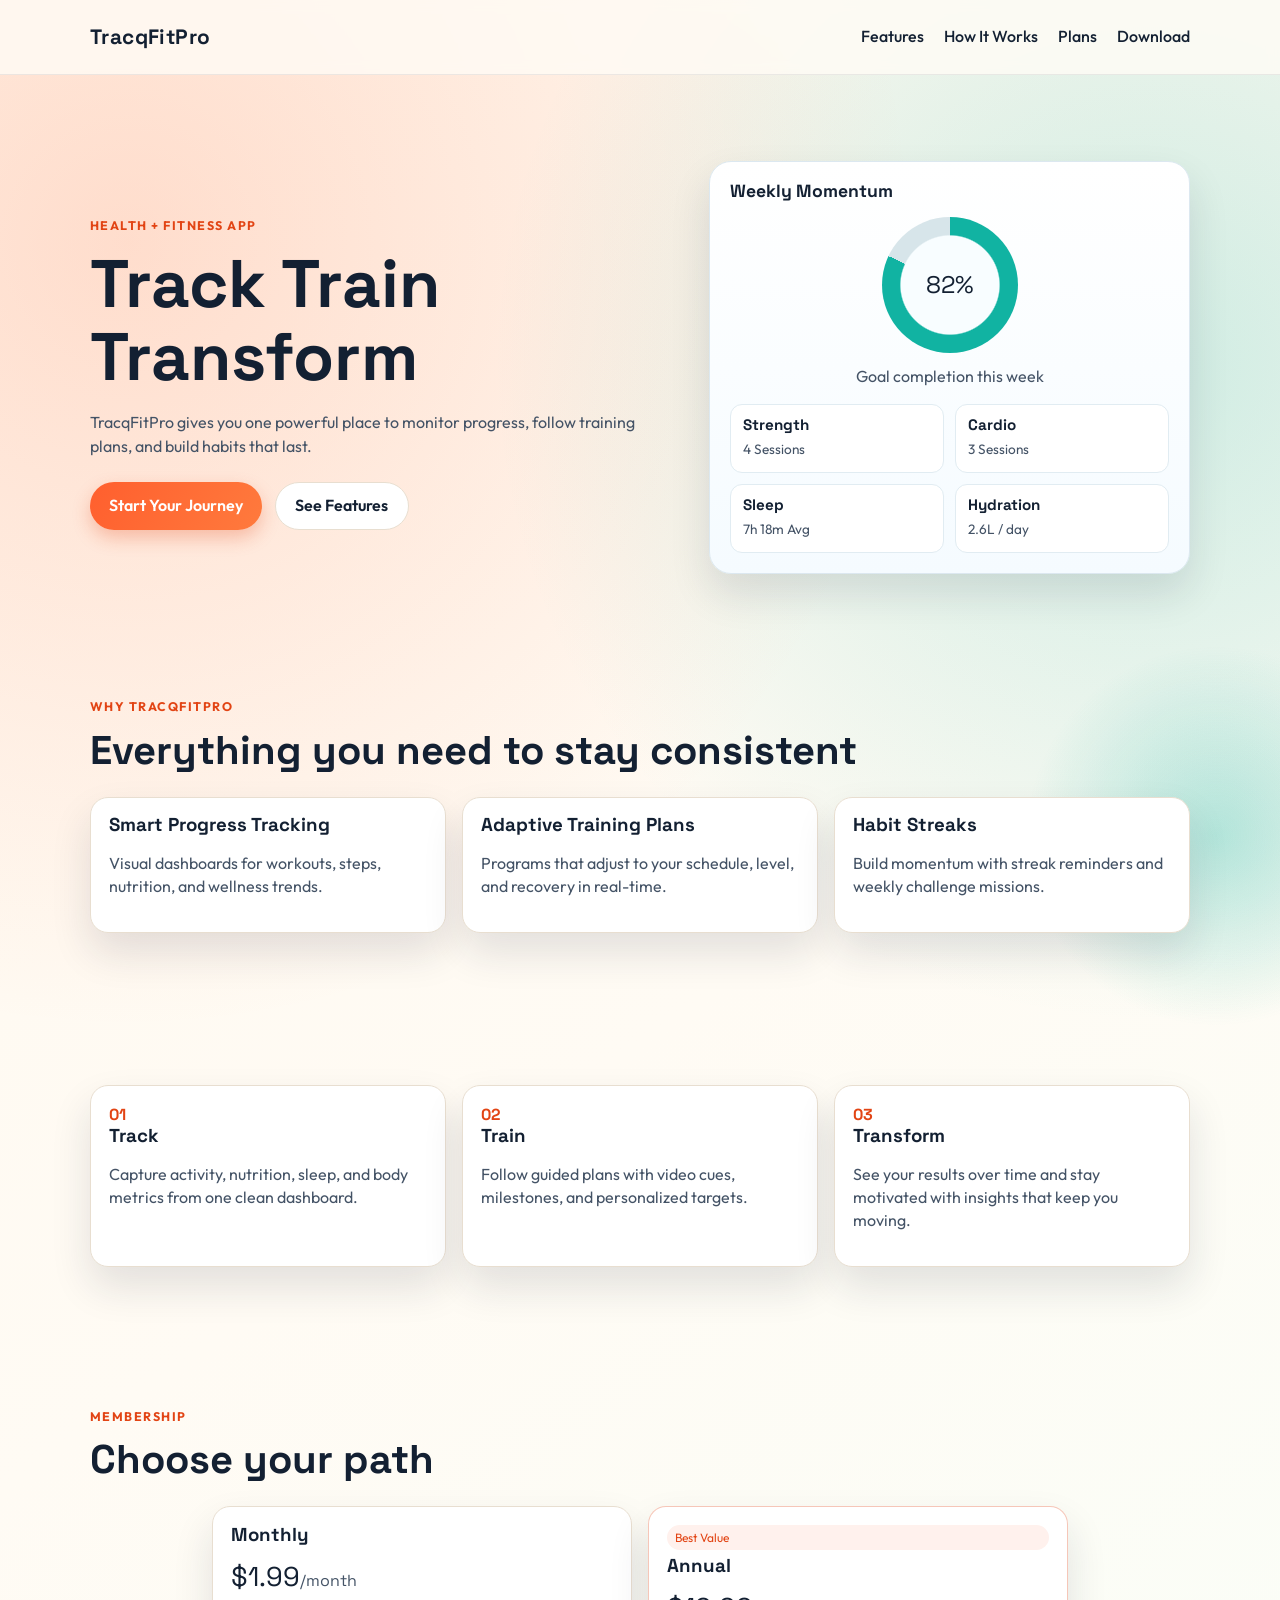
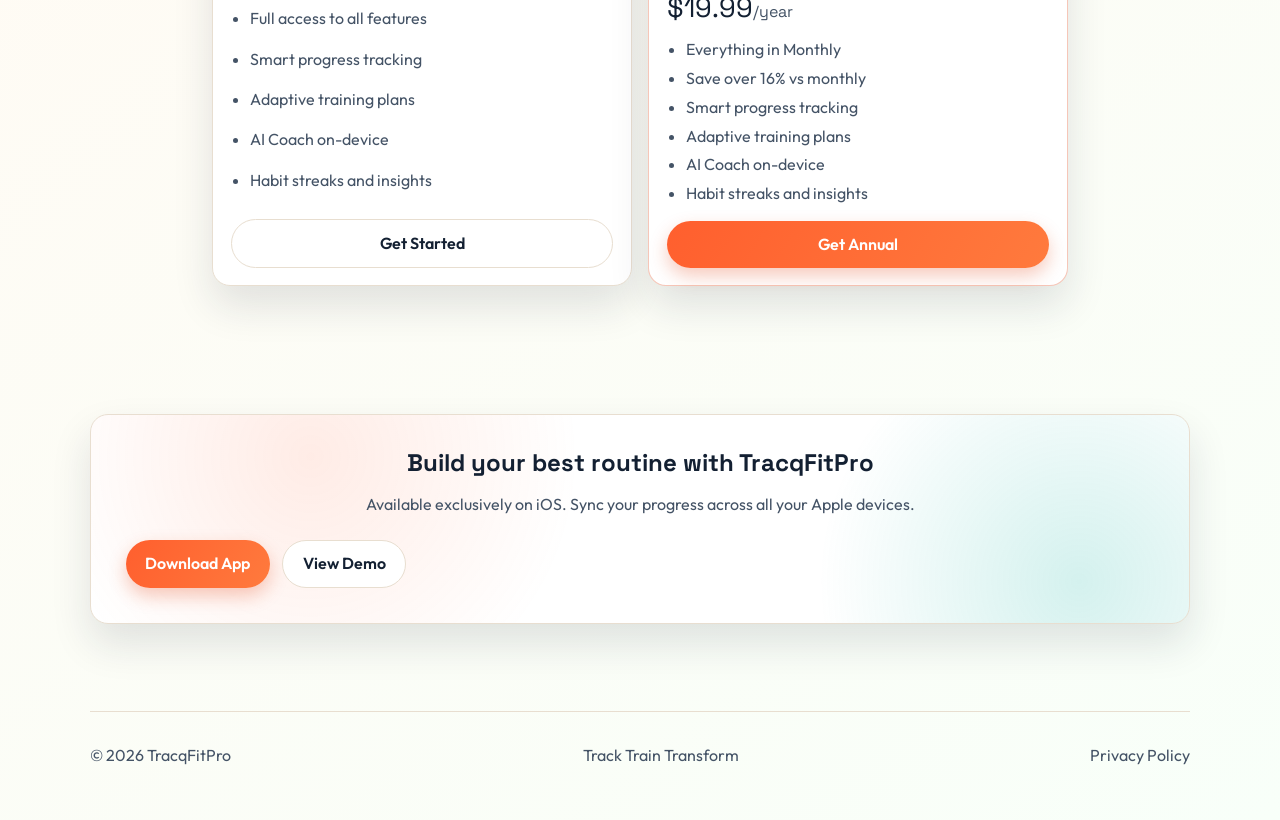
<file: index.html>
<!DOCTYPE html>
<html lang="en">
<head>
  <meta charset="UTF-8">
  <meta name="viewport" content="width=device-width, initial-scale=1.0">
  <title>TracqFitPro | Track Train Transform</title>
  <meta name="description" content="TracqFitPro is a health and fitness app built to help you track your progress, train with purpose, and transform your lifestyle.">
  <link rel="preconnect" href="https://fonts.googleapis.com">
  <link rel="preconnect" href="https://fonts.gstatic.com" crossorigin>
  <link href="https://fonts.googleapis.com/css2?family=Outfit:wght@400;500;600;700;800&family=Space+Grotesk:wght@500;700&display=swap" rel="stylesheet">
  <link rel="stylesheet" href="assets/css/styles.css">
</head>
<body>
  <div class="page-glow" aria-hidden="true"></div>

  <header class="site-header">
    <div class="container nav-wrap">
      <a class="brand" href="#top">TracqFitPro</a>
      <button class="menu-btn" aria-label="Toggle menu" aria-expanded="false">Menu</button>
      <nav class="site-nav" id="site-nav">
        <a href="#features">Features</a>
        <a href="#how">How It Works</a>
        <a href="#plans">Plans</a>
        <a href="#download">Download</a>
      </nav>
    </div>
  </header>

  <main id="top">
    <section class="hero">
      <div class="container hero-grid">
        <div class="hero-copy reveal">
          <p class="eyebrow">Health + Fitness App</p>
          <h1>Track Train Transform</h1>
          <p class="lead">TracqFitPro gives you one powerful place to monitor progress, follow training plans, and build habits that last.</p>
          <div class="hero-actions">
            <a class="btn btn-primary" href="#download">Start Your Journey</a>
            <a class="btn btn-ghost" href="#features">See Features</a>
          </div>

        </div>

        <div class="hero-card reveal" aria-label="Weekly activity snapshot">
          <h2>Weekly Momentum</h2>
          <div class="ring-wrap">
            <div class="ring" role="img" aria-label="82 percent weekly goal complete">
              <span>82%</span>
            </div>
            <p>Goal completion this week</p>
          </div>
          <div class="mini-grid">
            <article>
              <h3>Strength</h3>
              <p>4 Sessions</p>
            </article>
            <article>
              <h3>Cardio</h3>
              <p>3 Sessions</p>
            </article>
            <article>
              <h3>Sleep</h3>
              <p>7h 18m Avg</p>
            </article>
            <article>
              <h3>Hydration</h3>
              <p>2.6L / day</p>
            </article>
          </div>
        </div>
      </div>
    </section>

    <section class="features" id="features">
      <div class="container">
        <p class="eyebrow reveal">Why TracqFitPro</p>
        <h2 class="section-title reveal">Everything you need to stay consistent</h2>
        <div class="feature-grid">
          <article class="feature-card reveal">
            <h3>Smart Progress Tracking</h3>
            <p>Visual dashboards for workouts, steps, nutrition, and wellness trends.</p>
          </article>
          <article class="feature-card reveal">
            <h3>Adaptive Training Plans</h3>
            <p>Programs that adjust to your schedule, level, and recovery in real-time.</p>
          </article>
          <article class="feature-card reveal">
            <h3>Habit Streaks</h3>
            <p>Build momentum with streak reminders and weekly challenge missions.</p>
          </article>
        </div>
      </div>
    </section>

    <section class="how" id="how">
      <div class="container steps-grid">
        <div class="step reveal">
          <span>01</span>
          <h3>Track</h3>
          <p>Capture activity, nutrition, sleep, and body metrics from one clean dashboard.</p>
        </div>
        <div class="step reveal">
          <span>02</span>
          <h3>Train</h3>
          <p>Follow guided plans with video cues, milestones, and personalized targets.</p>
        </div>
        <div class="step reveal">
          <span>03</span>
          <h3>Transform</h3>
          <p>See your results over time and stay motivated with insights that keep you moving.</p>
        </div>
      </div>
    </section>

    <section class="plans" id="plans">
      <div class="container">
        <p class="eyebrow reveal">Membership</p>
        <h2 class="section-title reveal">Choose your path</h2>
        <div class="plans-grid plans-grid-2">
          <article class="plan reveal">
            <h3>Monthly</h3>
            <p class="price">$1.99<span>/month</span></p>
            <ul>
              <li>Full access to all features</li>
              <li>Smart progress tracking</li>
              <li>Adaptive training plans</li>
              <li>AI Coach on-device</li>
              <li>Habit streaks and insights</li>
            </ul>
            <a href="#download" class="btn btn-ghost">Get Started</a>
          </article>
          <article class="plan plan-featured reveal">
            <p class="tag">Best Value</p>
            <h3>Annual</h3>
            <p class="price">$19.99<span>/year</span></p>
            <ul>
              <li>Everything in Monthly</li>
              <li>Save over 16% vs monthly</li>
              <li>Smart progress tracking</li>
              <li>Adaptive training plans</li>
              <li>AI Coach on-device</li>
              <li>Habit streaks and insights</li>
            </ul>
            <a href="#download" class="btn btn-primary">Get Annual</a>
          </article>
        </div>
      </div>
    </section>

    <section class="download" id="download">
      <div class="container download-wrap reveal">
        <h2>Build your best routine with TracqFitPro</h2>
        <p>Available exclusively on iOS. Sync your progress across all your Apple devices.</p>
        <div class="hero-actions">
          <a class="btn btn-primary" href="#top">Download App</a>
          <a class="btn btn-ghost" href="#top">View Demo</a>
        </div>
      </div>
    </section>
  </main>

  <footer class="site-footer">
    <div class="container footer-wrap">
      <p>© <span id="year"></span> TracqFitPro</p>
      <p>Track Train Transform</p>
      <p><a class="footer-link" href="privacy.html">Privacy Policy</a></p>
    </div>
  </footer>

  <script src="assets/js/script.js"></script>
</body>
</html>
</file>
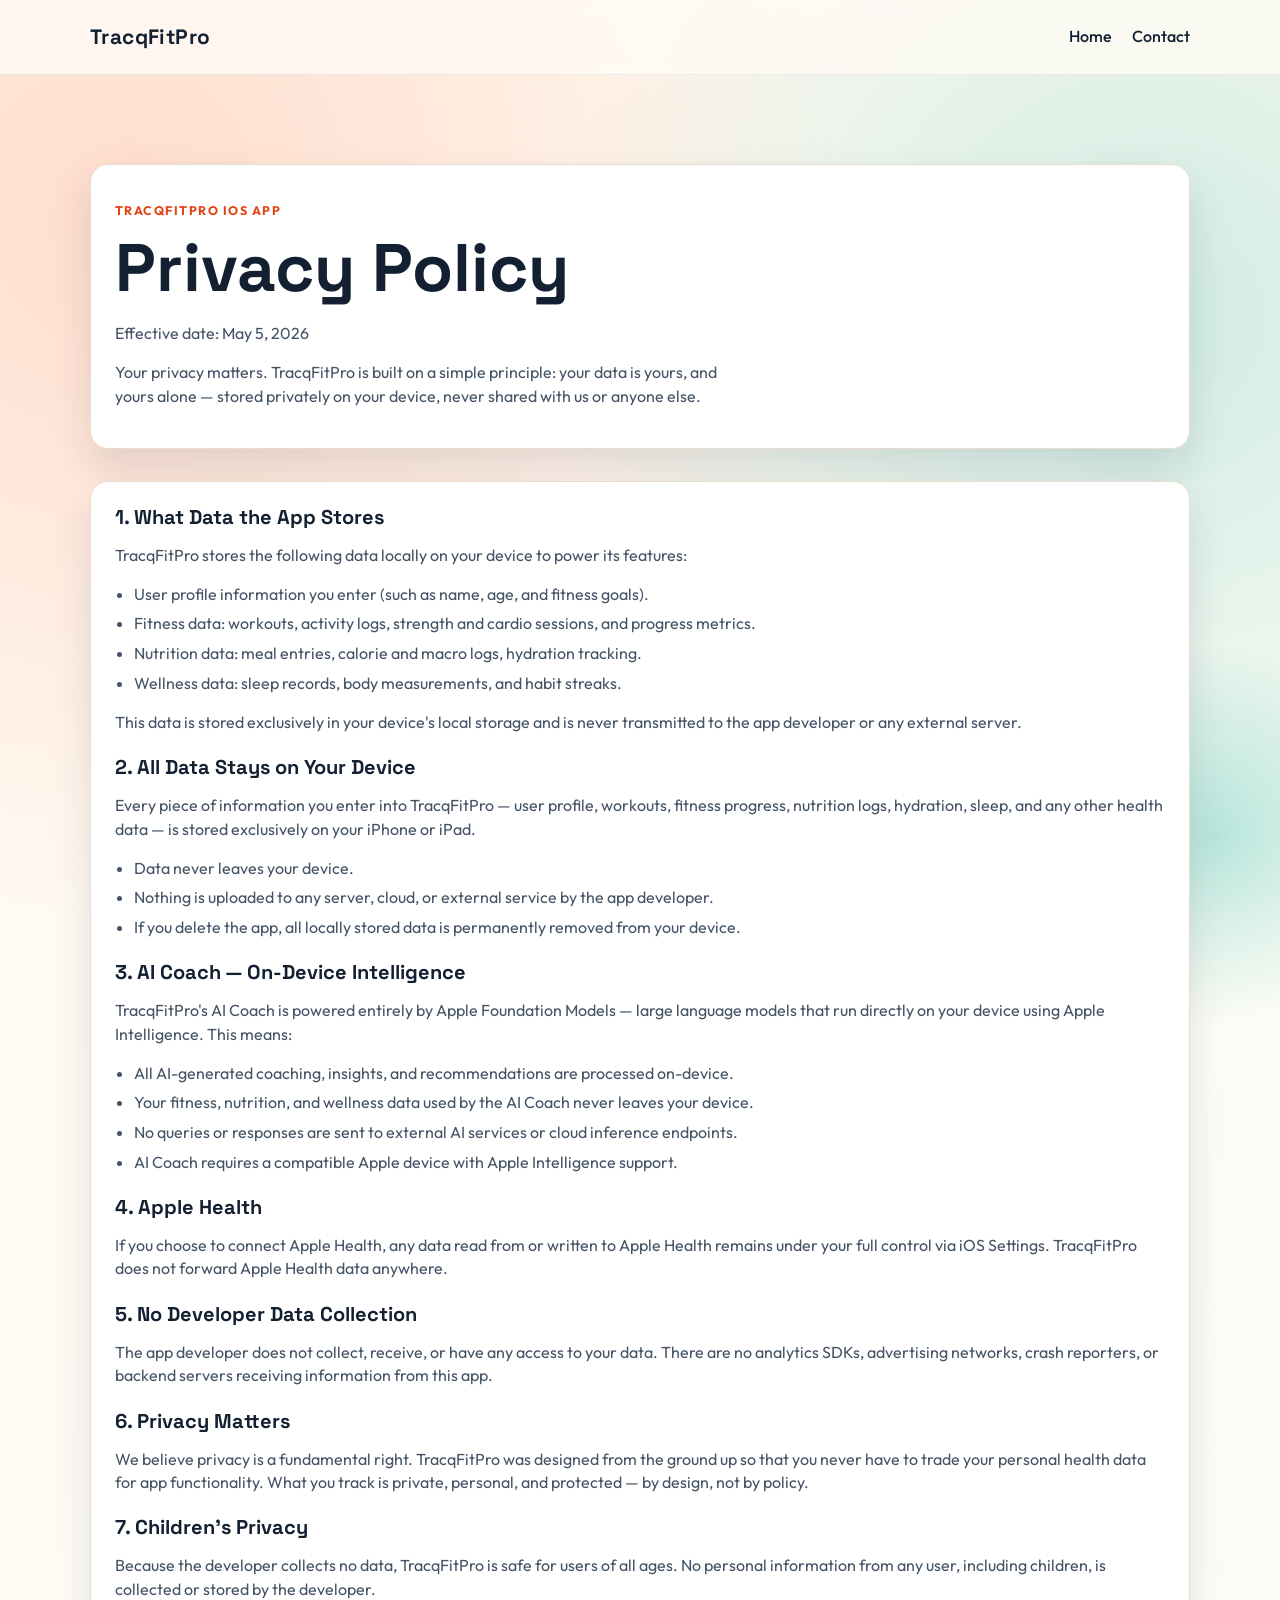
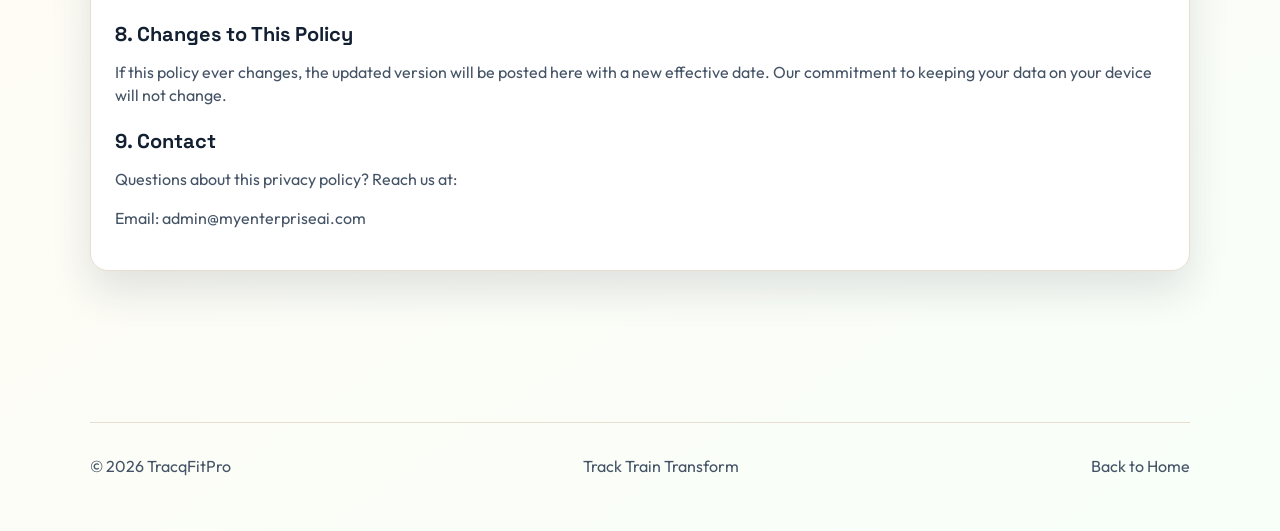
<file: privacy.html>
<!DOCTYPE html>
<html lang="en">
<head>
  <meta charset="UTF-8">
  <meta name="viewport" content="width=device-width, initial-scale=1.0">
  <title>TracqFitPro Privacy Policy</title>
  <meta name="description" content="Privacy Policy for the TracqFitPro iOS health and fitness application.">
  <link rel="preconnect" href="https://fonts.googleapis.com">
  <link rel="preconnect" href="https://fonts.gstatic.com" crossorigin>
  <link href="https://fonts.googleapis.com/css2?family=Outfit:wght@400;500;600;700;800&family=Space+Grotesk:wght@500;700&display=swap" rel="stylesheet">
  <link rel="stylesheet" href="assets/css/styles.css">
</head>
<body>
  <div class="page-glow" aria-hidden="true"></div>

  <header class="site-header">
    <div class="container nav-wrap">
      <a class="brand" href="index.html">TracqFitPro</a>
      <nav class="site-nav static-nav" aria-label="Privacy page navigation">
        <a href="index.html">Home</a>
        <a href="#contact">Contact</a>
      </nav>
    </div>
  </header>

  <main class="legal-main">
    <section class="legal-hero">
      <div class="container legal-hero-card">
        <p class="eyebrow">TracqFitPro iOS App</p>
        <h1>Privacy Policy</h1>
        <p class="lead">Effective date: May 5, 2026</p>
        <p class="lead">Your privacy matters. TracqFitPro is built on a simple principle: your data is yours, and yours alone — stored privately on your device, never shared with us or anyone else.</p>
      </div>
    </section>

    <section class="legal-content">
      <div class="container legal-card">
        <h2>1. What Data the App Stores</h2>
        <p>TracqFitPro stores the following data locally on your device to power its features:</p>
        <ul>
          <li>User profile information you enter (such as name, age, and fitness goals).</li>
          <li>Fitness data: workouts, activity logs, strength and cardio sessions, and progress metrics.</li>
          <li>Nutrition data: meal entries, calorie and macro logs, hydration tracking.</li>
          <li>Wellness data: sleep records, body measurements, and habit streaks.</li>
        </ul>
        <p>This data is stored exclusively in your device's local storage and is never transmitted to the app developer or any external server.</p>

        <h2>2. All Data Stays on Your Device</h2>
        <p>Every piece of information you enter into TracqFitPro — user profile, workouts, fitness progress, nutrition logs, hydration, sleep, and any other health data — is stored exclusively on your iPhone or iPad.</p>
        <ul>
          <li>Data never leaves your device.</li>
          <li>Nothing is uploaded to any server, cloud, or external service by the app developer.</li>
          <li>If you delete the app, all locally stored data is permanently removed from your device.</li>
        </ul>

        <h2>3. AI Coach — On-Device Intelligence</h2>
        <p>TracqFitPro's AI Coach is powered entirely by Apple Foundation Models — large language models that run directly on your device using Apple Intelligence. This means:</p>
        <ul>
          <li>All AI-generated coaching, insights, and recommendations are processed on-device.</li>
          <li>Your fitness, nutrition, and wellness data used by the AI Coach never leaves your device.</li>
          <li>No queries or responses are sent to external AI services or cloud inference endpoints.</li>
          <li>AI Coach requires a compatible Apple device with Apple Intelligence support.</li>
        </ul>

        <h2>4. Apple Health</h2>
        <p>If you choose to connect Apple Health, any data read from or written to Apple Health remains under your full control via iOS Settings. TracqFitPro does not forward Apple Health data anywhere.</p>

        <h2>5. No Developer Data Collection</h2>
        <p>The app developer does not collect, receive, or have any access to your data. There are no analytics SDKs, advertising networks, crash reporters, or backend servers receiving information from this app.</p>

        <h2>6. Privacy Matters</h2>
        <p>We believe privacy is a fundamental right. TracqFitPro was designed from the ground up so that you never have to trade your personal health data for app functionality. What you track is private, personal, and protected — by design, not by policy.</p>

        <h2>7. Children's Privacy</h2>
        <p>Because the developer collects no data, TracqFitPro is safe for users of all ages. No personal information from any user, including children, is collected or stored by the developer.</p>

        <h2>8. Changes to This Policy</h2>
        <p>If this policy ever changes, the updated version will be posted here with a new effective date. Our commitment to keeping your data on your device will not change.</p>

        <h2 id="contact">9. Contact</h2>
        <p>Questions about this privacy policy? Reach us at:</p>
        <p>Email: admin@myenterpriseai.com</p>
      </div>
    </section>
  </main>

  <footer class="site-footer">
    <div class="container footer-wrap">
      <p>© 2026 TracqFitPro</p>
      <p>Track Train Transform</p>
      <p><a class="footer-link" href="index.html">Back to Home</a></p>
    </div>
  </footer>
</body>
</html>
</file>
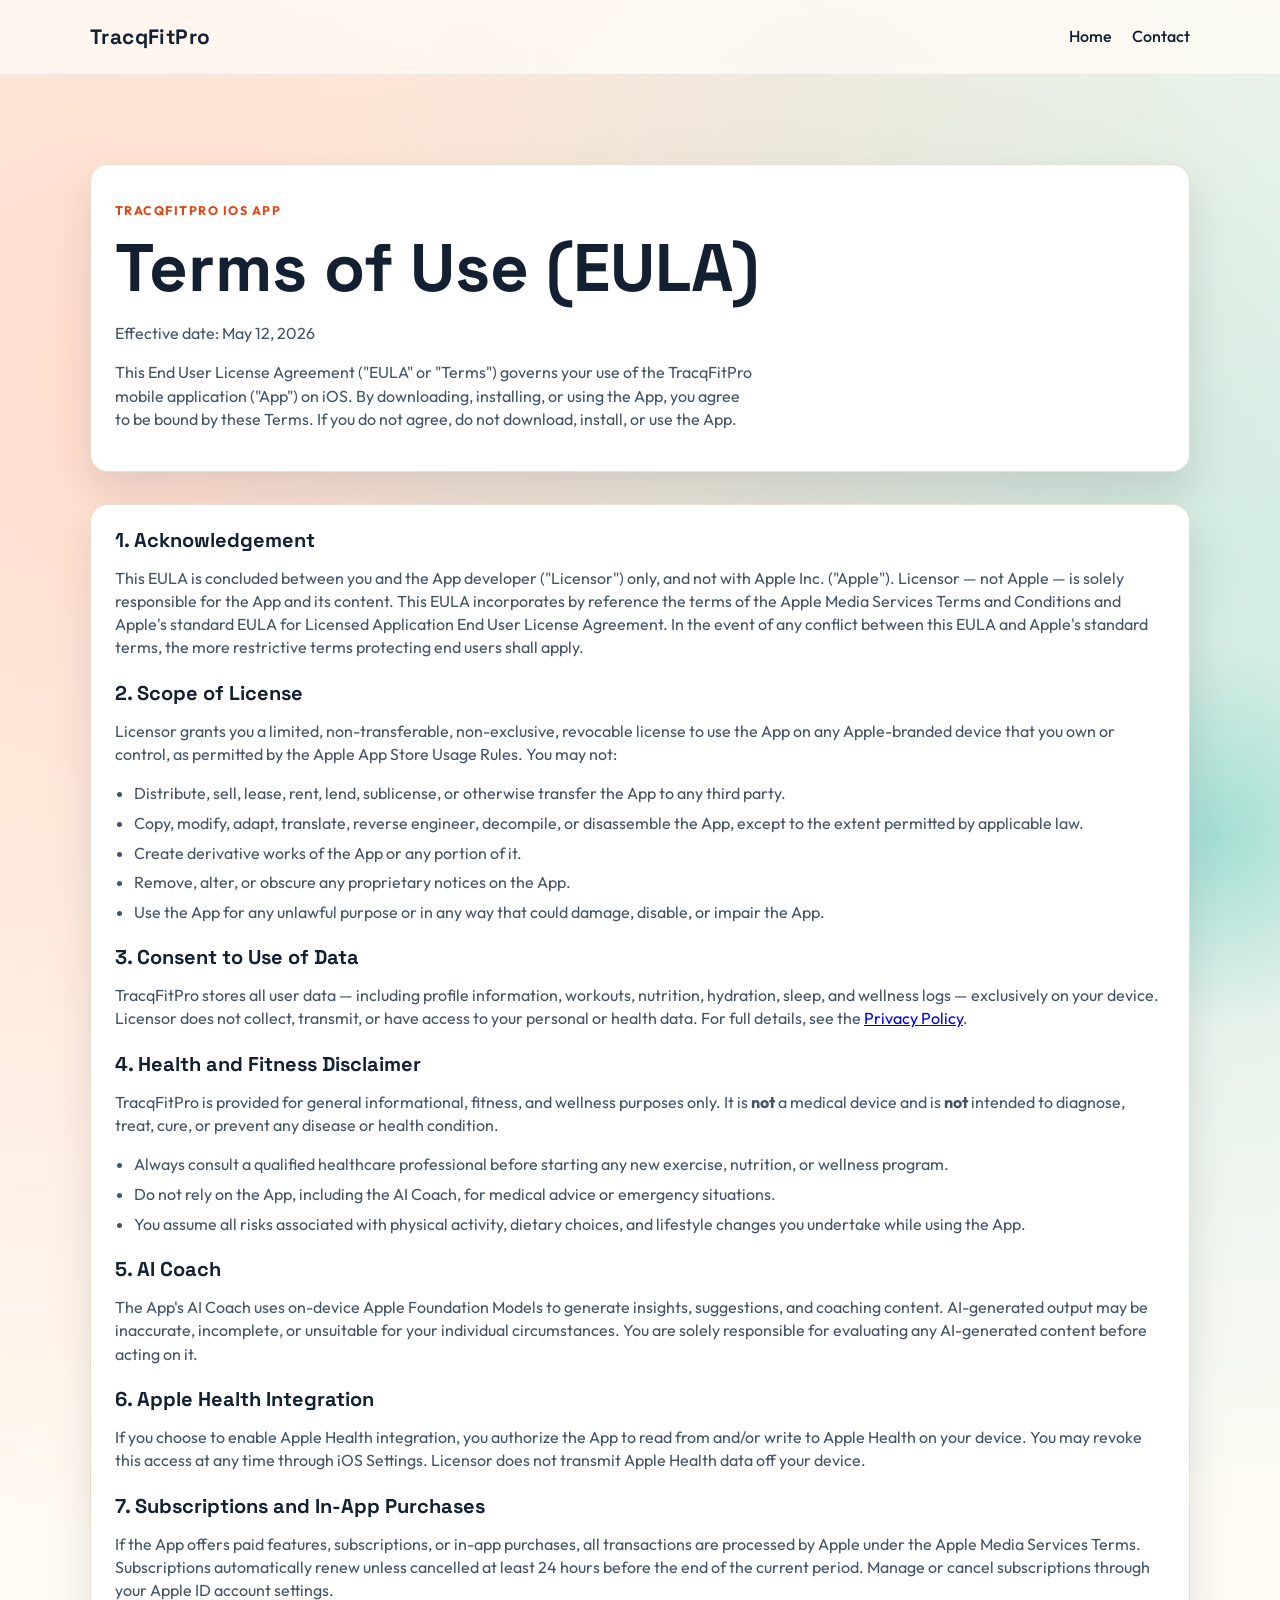
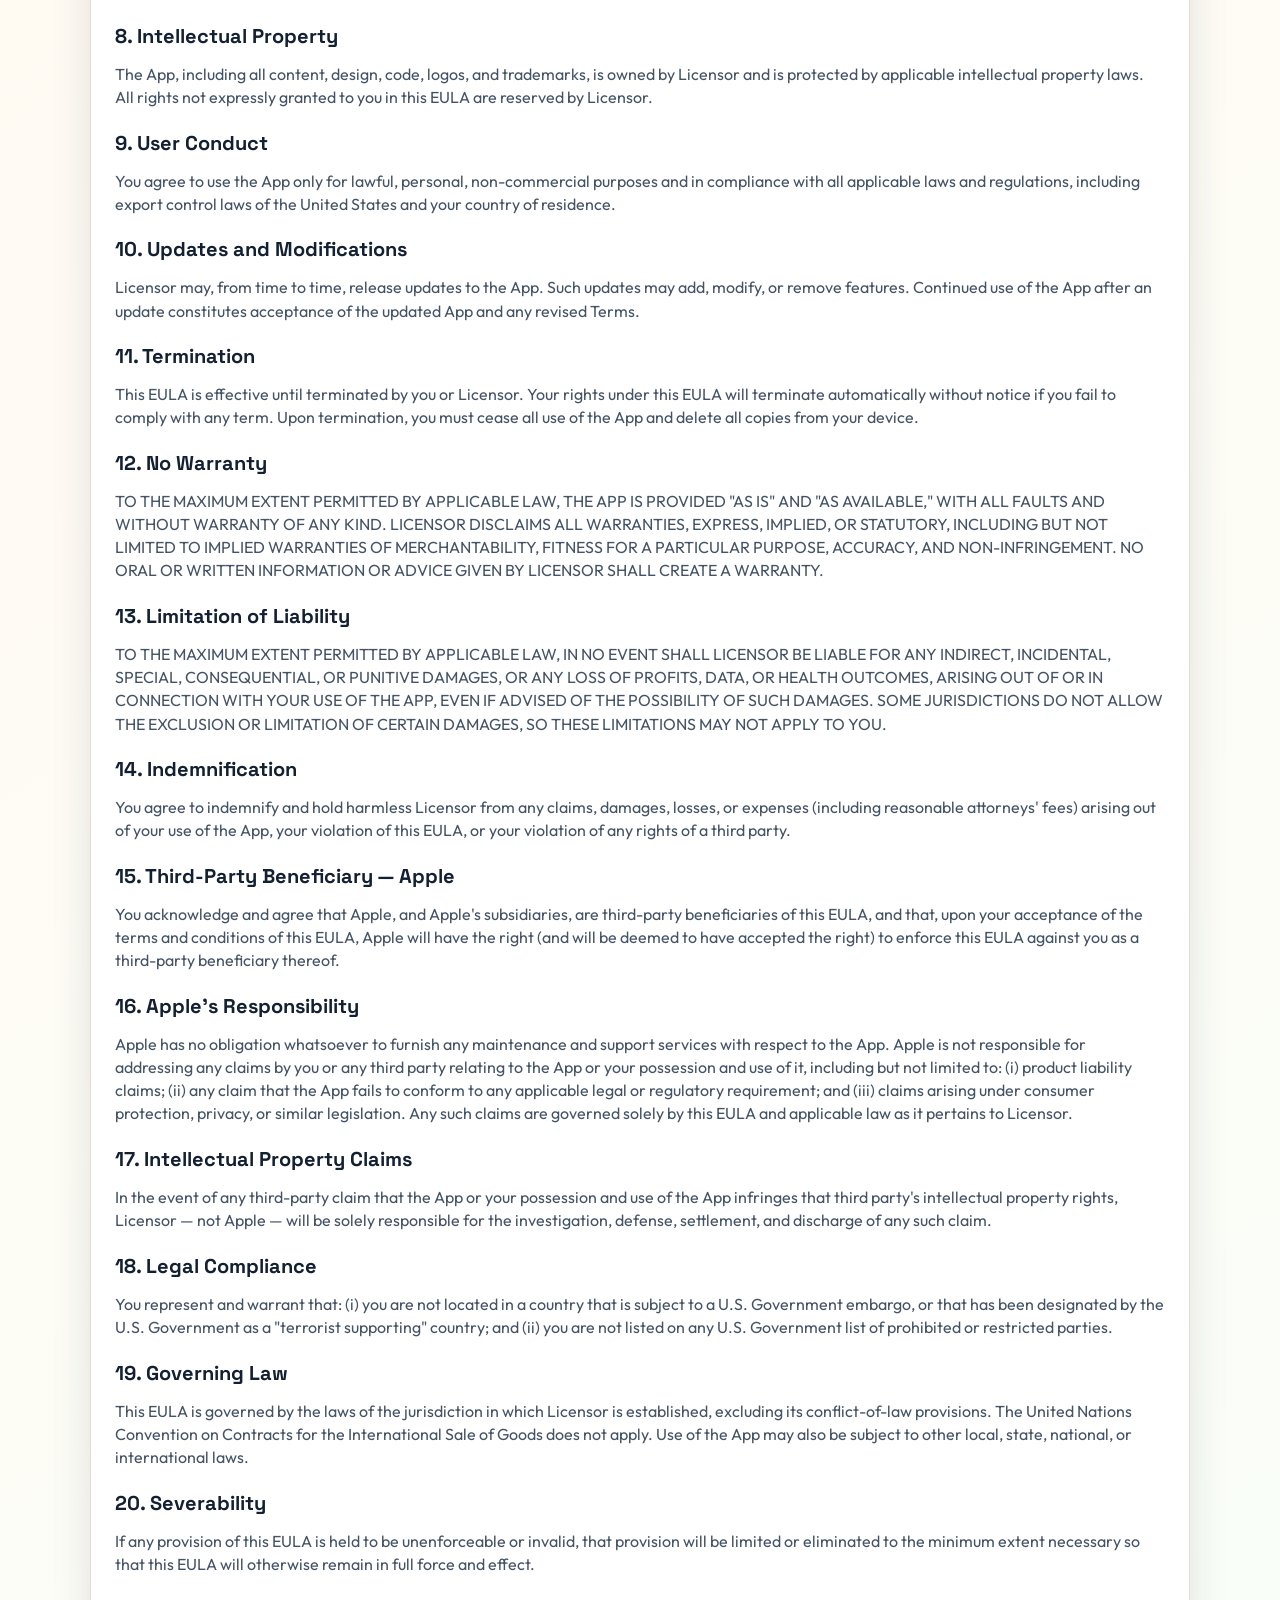
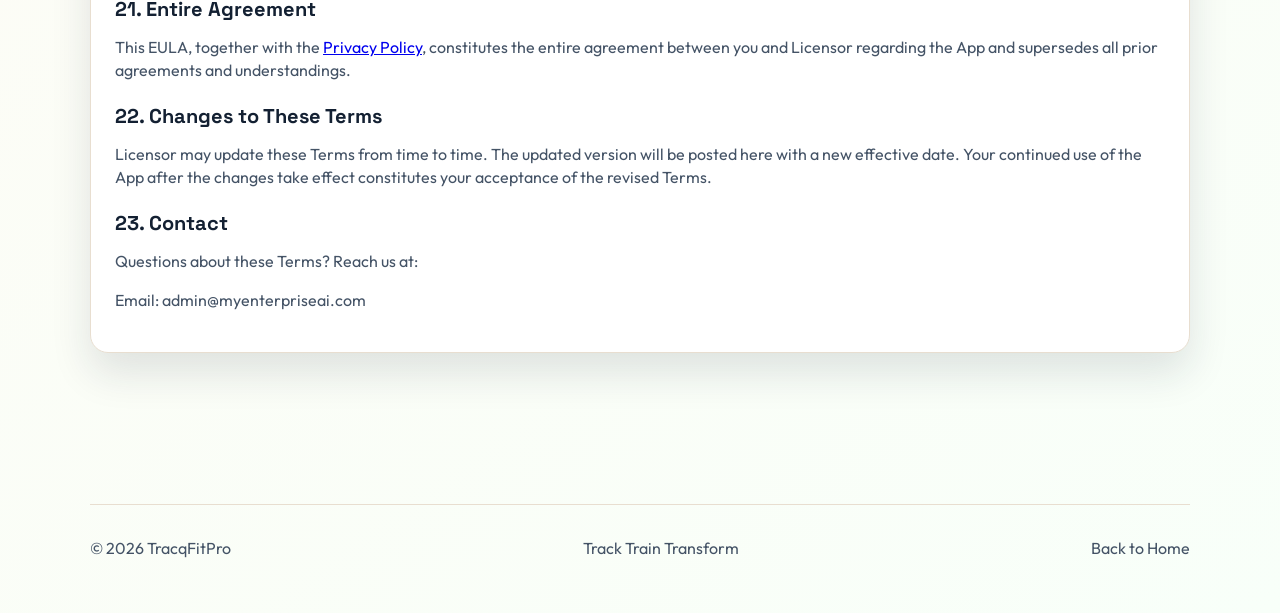
<file: terms.html>
<!DOCTYPE html>
<html lang="en">
<head>
  <meta charset="UTF-8">
  <meta name="viewport" content="width=device-width, initial-scale=1.0">
  <title>TracqFitPro Terms of Use (EULA)</title>
  <meta name="description" content="Terms of Use and End User License Agreement (EULA) for the TracqFitPro iOS health and fitness application.">
  <link rel="preconnect" href="https://fonts.googleapis.com">
  <link rel="preconnect" href="https://fonts.gstatic.com" crossorigin>
  <link href="https://fonts.googleapis.com/css2?family=Outfit:wght@400;500;600;700;800&family=Space+Grotesk:wght@500;700&display=swap" rel="stylesheet">
  <link rel="stylesheet" href="assets/css/styles.css">
</head>
<body>
  <div class="page-glow" aria-hidden="true"></div>

  <header class="site-header">
    <div class="container nav-wrap">
      <a class="brand" href="index.html">TracqFitPro</a>
      <nav class="site-nav static-nav" aria-label="Terms page navigation">
        <a href="index.html">Home</a>
        <a href="#contact">Contact</a>
      </nav>
    </div>
  </header>

  <main class="legal-main">
    <section class="legal-hero">
      <div class="container legal-hero-card">
        <p class="eyebrow">TracqFitPro iOS App</p>
        <h1>Terms of Use (EULA)</h1>
        <p class="lead">Effective date: May 12, 2026</p>
        <p class="lead">This End User License Agreement ("EULA" or "Terms") governs your use of the TracqFitPro mobile application ("App") on iOS. By downloading, installing, or using the App, you agree to be bound by these Terms. If you do not agree, do not download, install, or use the App.</p>
      </div>
    </section>

    <section class="legal-content">
      <div class="container legal-card">
        <h2>1. Acknowledgement</h2>
        <p>This EULA is concluded between you and the App developer ("Licensor") only, and not with Apple Inc. ("Apple"). Licensor — not Apple — is solely responsible for the App and its content. This EULA incorporates by reference the terms of the Apple Media Services Terms and Conditions and Apple's standard EULA for Licensed Application End User License Agreement. In the event of any conflict between this EULA and Apple's standard terms, the more restrictive terms protecting end users shall apply.</p>

        <h2>2. Scope of License</h2>
        <p>Licensor grants you a limited, non-transferable, non-exclusive, revocable license to use the App on any Apple-branded device that you own or control, as permitted by the Apple App Store Usage Rules. You may not:</p>
        <ul>
          <li>Distribute, sell, lease, rent, lend, sublicense, or otherwise transfer the App to any third party.</li>
          <li>Copy, modify, adapt, translate, reverse engineer, decompile, or disassemble the App, except to the extent permitted by applicable law.</li>
          <li>Create derivative works of the App or any portion of it.</li>
          <li>Remove, alter, or obscure any proprietary notices on the App.</li>
          <li>Use the App for any unlawful purpose or in any way that could damage, disable, or impair the App.</li>
        </ul>

        <h2>3. Consent to Use of Data</h2>
        <p>TracqFitPro stores all user data — including profile information, workouts, nutrition, hydration, sleep, and wellness logs — exclusively on your device. Licensor does not collect, transmit, or have access to your personal or health data. For full details, see the <a href="privacy.html">Privacy Policy</a>.</p>

        <h2>4. Health and Fitness Disclaimer</h2>
        <p>TracqFitPro is provided for general informational, fitness, and wellness purposes only. It is <strong>not</strong> a medical device and is <strong>not</strong> intended to diagnose, treat, cure, or prevent any disease or health condition.</p>
        <ul>
          <li>Always consult a qualified healthcare professional before starting any new exercise, nutrition, or wellness program.</li>
          <li>Do not rely on the App, including the AI Coach, for medical advice or emergency situations.</li>
          <li>You assume all risks associated with physical activity, dietary choices, and lifestyle changes you undertake while using the App.</li>
        </ul>

        <h2>5. AI Coach</h2>
        <p>The App's AI Coach uses on-device Apple Foundation Models to generate insights, suggestions, and coaching content. AI-generated output may be inaccurate, incomplete, or unsuitable for your individual circumstances. You are solely responsible for evaluating any AI-generated content before acting on it.</p>

        <h2>6. Apple Health Integration</h2>
        <p>If you choose to enable Apple Health integration, you authorize the App to read from and/or write to Apple Health on your device. You may revoke this access at any time through iOS Settings. Licensor does not transmit Apple Health data off your device.</p>

        <h2>7. Subscriptions and In-App Purchases</h2>
        <p>If the App offers paid features, subscriptions, or in-app purchases, all transactions are processed by Apple under the Apple Media Services Terms. Subscriptions automatically renew unless cancelled at least 24 hours before the end of the current period. Manage or cancel subscriptions through your Apple ID account settings.</p>

        <h2>8. Intellectual Property</h2>
        <p>The App, including all content, design, code, logos, and trademarks, is owned by Licensor and is protected by applicable intellectual property laws. All rights not expressly granted to you in this EULA are reserved by Licensor.</p>

        <h2>9. User Conduct</h2>
        <p>You agree to use the App only for lawful, personal, non-commercial purposes and in compliance with all applicable laws and regulations, including export control laws of the United States and your country of residence.</p>

        <h2>10. Updates and Modifications</h2>
        <p>Licensor may, from time to time, release updates to the App. Such updates may add, modify, or remove features. Continued use of the App after an update constitutes acceptance of the updated App and any revised Terms.</p>

        <h2>11. Termination</h2>
        <p>This EULA is effective until terminated by you or Licensor. Your rights under this EULA will terminate automatically without notice if you fail to comply with any term. Upon termination, you must cease all use of the App and delete all copies from your device.</p>

        <h2>12. No Warranty</h2>
        <p>TO THE MAXIMUM EXTENT PERMITTED BY APPLICABLE LAW, THE APP IS PROVIDED "AS IS" AND "AS AVAILABLE," WITH ALL FAULTS AND WITHOUT WARRANTY OF ANY KIND. LICENSOR DISCLAIMS ALL WARRANTIES, EXPRESS, IMPLIED, OR STATUTORY, INCLUDING BUT NOT LIMITED TO IMPLIED WARRANTIES OF MERCHANTABILITY, FITNESS FOR A PARTICULAR PURPOSE, ACCURACY, AND NON-INFRINGEMENT. NO ORAL OR WRITTEN INFORMATION OR ADVICE GIVEN BY LICENSOR SHALL CREATE A WARRANTY.</p>

        <h2>13. Limitation of Liability</h2>
        <p>TO THE MAXIMUM EXTENT PERMITTED BY APPLICABLE LAW, IN NO EVENT SHALL LICENSOR BE LIABLE FOR ANY INDIRECT, INCIDENTAL, SPECIAL, CONSEQUENTIAL, OR PUNITIVE DAMAGES, OR ANY LOSS OF PROFITS, DATA, OR HEALTH OUTCOMES, ARISING OUT OF OR IN CONNECTION WITH YOUR USE OF THE APP, EVEN IF ADVISED OF THE POSSIBILITY OF SUCH DAMAGES. SOME JURISDICTIONS DO NOT ALLOW THE EXCLUSION OR LIMITATION OF CERTAIN DAMAGES, SO THESE LIMITATIONS MAY NOT APPLY TO YOU.</p>

        <h2>14. Indemnification</h2>
        <p>You agree to indemnify and hold harmless Licensor from any claims, damages, losses, or expenses (including reasonable attorneys' fees) arising out of your use of the App, your violation of this EULA, or your violation of any rights of a third party.</p>

        <h2>15. Third-Party Beneficiary — Apple</h2>
        <p>You acknowledge and agree that Apple, and Apple's subsidiaries, are third-party beneficiaries of this EULA, and that, upon your acceptance of the terms and conditions of this EULA, Apple will have the right (and will be deemed to have accepted the right) to enforce this EULA against you as a third-party beneficiary thereof.</p>

        <h2>16. Apple's Responsibility</h2>
        <p>Apple has no obligation whatsoever to furnish any maintenance and support services with respect to the App. Apple is not responsible for addressing any claims by you or any third party relating to the App or your possession and use of it, including but not limited to: (i) product liability claims; (ii) any claim that the App fails to conform to any applicable legal or regulatory requirement; and (iii) claims arising under consumer protection, privacy, or similar legislation. Any such claims are governed solely by this EULA and applicable law as it pertains to Licensor.</p>

        <h2>17. Intellectual Property Claims</h2>
        <p>In the event of any third-party claim that the App or your possession and use of the App infringes that third party's intellectual property rights, Licensor — not Apple — will be solely responsible for the investigation, defense, settlement, and discharge of any such claim.</p>

        <h2>18. Legal Compliance</h2>
        <p>You represent and warrant that: (i) you are not located in a country that is subject to a U.S. Government embargo, or that has been designated by the U.S. Government as a "terrorist supporting" country; and (ii) you are not listed on any U.S. Government list of prohibited or restricted parties.</p>

        <h2>19. Governing Law</h2>
        <p>This EULA is governed by the laws of the jurisdiction in which Licensor is established, excluding its conflict-of-law provisions. The United Nations Convention on Contracts for the International Sale of Goods does not apply. Use of the App may also be subject to other local, state, national, or international laws.</p>

        <h2>20. Severability</h2>
        <p>If any provision of this EULA is held to be unenforceable or invalid, that provision will be limited or eliminated to the minimum extent necessary so that this EULA will otherwise remain in full force and effect.</p>

        <h2>21. Entire Agreement</h2>
        <p>This EULA, together with the <a href="privacy.html">Privacy Policy</a>, constitutes the entire agreement between you and Licensor regarding the App and supersedes all prior agreements and understandings.</p>

        <h2>22. Changes to These Terms</h2>
        <p>Licensor may update these Terms from time to time. The updated version will be posted here with a new effective date. Your continued use of the App after the changes take effect constitutes your acceptance of the revised Terms.</p>

        <h2 id="contact">23. Contact</h2>
        <p>Questions about these Terms? Reach us at:</p>
        <p>Email: admin@myenterpriseai.com</p>
      </div>
    </section>
  </main>

  <footer class="site-footer">
    <div class="container footer-wrap">
      <p>© 2026 TracqFitPro</p>
      <p>Track Train Transform</p>
      <p><a class="footer-link" href="index.html">Back to Home</a></p>
    </div>
  </footer>
</body>
</html>
</file>
<file: assets/css/styles.css>
:root {
  --bg: #fff8ee;
  --surface: #ffffff;
  --ink: #132032;
  --muted: #445366;
  --brand: #ff5f2e;
  --brand-dark: #e24414;
  --accent: #11b3a2;
  --line: #e8ded0;
  --shadow: 0 20px 40px rgba(23, 37, 54, 0.12);
}

* {
  box-sizing: border-box;
}

html {
  scroll-behavior: smooth;
}

body {
  margin: 0;
  font-family: "Outfit", "Segoe UI", sans-serif;
  color: var(--ink);
  background:
    radial-gradient(circle at 10% 10%, rgba(255, 95, 46, 0.18), transparent 32%),
    radial-gradient(circle at 90% 15%, rgba(17, 179, 162, 0.2), transparent 28%),
    linear-gradient(145deg, #fff8ee 0%, #fffbf4 45%, #f8fff9 100%);
  line-height: 1.45;
}

.page-glow {
  position: fixed;
  inset: auto -8rem -8rem auto;
  width: 24rem;
  height: 24rem;
  background: radial-gradient(circle, rgba(17, 179, 162, 0.28), transparent 70%);
  pointer-events: none;
  z-index: -1;
}

.container {
  width: min(1100px, 92%);
  margin: 0 auto;
}

.site-header {
  position: sticky;
  top: 0;
  z-index: 10;
  backdrop-filter: blur(6px);
  background: rgba(255, 252, 246, 0.8);
  border-bottom: 1px solid rgba(19, 32, 50, 0.08);
}

.nav-wrap {
  min-height: 4.6rem;
  display: flex;
  align-items: center;
  justify-content: space-between;
  gap: 1rem;
}

.brand {
  text-decoration: none;
  color: var(--ink);
  font-family: "Space Grotesk", "Outfit", sans-serif;
  font-size: 1.3rem;
  font-weight: 700;
  letter-spacing: 0.02em;
}

.site-nav {
  display: flex;
  gap: 1.25rem;
}

.site-nav a {
  text-decoration: none;
  color: var(--ink);
  font-weight: 500;
}

.site-nav a:hover,
.site-nav a:focus-visible {
  color: var(--brand-dark);
}

.menu-btn {
  display: none;
  border: 1px solid var(--line);
  border-radius: 999px;
  padding: 0.45rem 0.8rem;
  background: #fff;
  color: var(--ink);
  font-weight: 600;
}

.hero {
  padding: 5.4rem 0 3rem;
}

.hero-grid {
  display: grid;
  grid-template-columns: 1.1fr 0.9fr;
  gap: 2rem;
  align-items: center;
}

.eyebrow {
  text-transform: uppercase;
  letter-spacing: 0.12em;
  font-size: 0.78rem;
  font-weight: 700;
  color: var(--brand-dark);
}

h1,
h2,
h3 {
  margin: 0;
  line-height: 1.1;
  font-family: "Space Grotesk", "Outfit", sans-serif;
}

h1 {
  margin-top: 0.5rem;
  font-size: clamp(2.2rem, 6vw, 4.2rem);
}

.lead {
  margin-top: 1rem;
  color: var(--muted);
  max-width: 58ch;
}

.hero-actions {
  margin-top: 1.5rem;
  display: flex;
  flex-wrap: wrap;
  gap: 0.8rem;
}

.btn {
  text-decoration: none;
  display: inline-flex;
  align-items: center;
  justify-content: center;
  border-radius: 999px;
  padding: 0.72rem 1.2rem;
  font-weight: 600;
  transition: transform 0.2s ease, box-shadow 0.2s ease, background 0.2s ease;
}

.btn:hover,
.btn:focus-visible {
  transform: translateY(-2px);
}

.btn-primary {
  background: linear-gradient(120deg, var(--brand), #ff7a3d);
  color: #fff;
  box-shadow: 0 8px 18px rgba(226, 68, 20, 0.28);
}

.btn-ghost {
  border: 1px solid var(--line);
  background: #fff;
  color: var(--ink);
}

.hero-stats {
  margin: 1.8rem 0 0;
  padding: 0;
  list-style: none;
  display: grid;
  grid-template-columns: repeat(3, minmax(0, 1fr));
  gap: 0.8rem;
}

.hero-stats li {
  background: var(--surface);
  border: 1px solid var(--line);
  border-radius: 14px;
  padding: 0.75rem;
  box-shadow: var(--shadow);
}

.hero-stats strong {
  display: block;
  font-size: 1.2rem;
}

.hero-stats span {
  color: var(--muted);
  font-size: 0.84rem;
}

.hero-card {
  background: linear-gradient(180deg, #ffffff 0%, #f5fbff 100%);
  border: 1px solid #dce8f0;
  border-radius: 22px;
  padding: 1.25rem;
  box-shadow: var(--shadow);
}

.hero-card h2 {
  font-size: 1.1rem;
}

.ring-wrap {
  margin-top: 1rem;
  text-align: center;
}

.ring {
  margin: 0 auto;
  width: 8.5rem;
  aspect-ratio: 1;
  border-radius: 50%;
  display: grid;
  place-items: center;
  font-family: "Space Grotesk", sans-serif;
  font-size: 1.5rem;
  color: var(--ink);
  background:
    radial-gradient(closest-side, #f8fdff 72%, transparent 74% 100%),
    conic-gradient(var(--accent) 0 82%, #d7e5ea 82% 100%);
}

.ring-wrap p {
  margin-top: 0.7rem;
  color: var(--muted);
}

.mini-grid {
  margin-top: 1rem;
  display: grid;
  grid-template-columns: repeat(2, minmax(0, 1fr));
  gap: 0.7rem;
}

.mini-grid article {
  background: #fff;
  border: 1px solid #e1ecf2;
  border-radius: 12px;
  padding: 0.75rem;
}

.mini-grid h3 {
  font-size: 0.95rem;
}

.mini-grid p {
  margin: 0.4rem 0 0;
  color: var(--muted);
  font-size: 0.85rem;
}

section {
  padding: 4rem 0;
}

.section-title {
  margin-top: 0.5rem;
  font-size: clamp(1.6rem, 4vw, 2.5rem);
}

.feature-grid,
.plans-grid,
.steps-grid {
  margin-top: 1.5rem;
  display: grid;
  gap: 1rem;
}

.feature-grid {
  grid-template-columns: repeat(3, minmax(0, 1fr));
}

.feature-card,
.step,
.plan,
.download-wrap {
  background: var(--surface);
  border: 1px solid var(--line);
  border-radius: 18px;
  box-shadow: var(--shadow);
}

.feature-card,
.step,
.plan {
  padding: 1.1rem;
}

.plan {
  display: flex;
  flex-direction: column;
}

.plan .btn {
  display: block;
  text-align: center;
  margin-top: auto;
  padding-top: 0.72rem;
  padding-bottom: 0.72rem;
}

.plan ul {
  flex: 1;
}

.feature-card p,
.step p,
.plan ul {
  color: var(--muted);
}

.steps-grid {
  grid-template-columns: repeat(3, minmax(0, 1fr));
}

.step span {
  font-family: "Space Grotesk", sans-serif;
  color: var(--brand-dark);
  font-weight: 700;
}

.plans-grid {
  grid-template-columns: repeat(3, minmax(0, 1fr));
}

.plans-grid-2 {
  grid-template-columns: repeat(2, minmax(0, 420px));
  justify-content: center;
}

.plan .price {
  margin: 0.7rem 0;
  font-family: "Space Grotesk", sans-serif;
  font-size: 1.7rem;
}

.plan .price span {
  font-size: 1rem;
  color: var(--muted);
}

.plan ul {
  margin: 0 0 1rem;
  padding-left: 1.2rem;
  display: grid;
  gap: 0.35rem;
}

.plan-featured {
  border-color: rgba(226, 68, 20, 0.3);
  transform: translateY(-0.4rem);
}

.tag {
  margin: 0 0 0.35rem;
  display: inline-block;
  background: #fff1ed;
  color: var(--brand-dark);
  font-size: 0.75rem;
  padding: 0.25rem 0.5rem;
  border-radius: 999px;
}

.download-wrap {
  padding: 2.2rem;
  text-align: center;
  background:
    radial-gradient(circle at 20% 20%, rgba(255, 95, 46, 0.12), transparent 30%),
    radial-gradient(circle at 90% 80%, rgba(17, 179, 162, 0.18), transparent 26%),
    #ffffff;
}

.download-wrap p {
  color: var(--muted);
}

.site-footer {
  padding: 1.4rem 0 2.3rem;
}

.footer-wrap {
  border-top: 1px solid var(--line);
  padding-top: 1rem;
  display: flex;
  justify-content: space-between;
  color: var(--muted);
  gap: 1rem;
  flex-wrap: wrap;
}

.footer-link {
  color: var(--muted);
  text-decoration: none;
  border-bottom: 1px solid transparent;
}

.footer-link:hover,
.footer-link:focus-visible {
  color: var(--brand-dark);
  border-bottom-color: var(--brand-dark);
}

.legal-main {
  padding: 3rem 0 4rem;
}

.legal-hero {
  padding: 2.6rem 0 1.6rem;
}

.legal-hero-card,
.legal-card {
  background: var(--surface);
  border: 1px solid var(--line);
  border-radius: 18px;
  box-shadow: var(--shadow);
}

.legal-hero-card {
  padding: 1.5rem;
}

.legal-content {
  padding-top: 0.4rem;
}

.legal-card {
  padding: 1.5rem;
}

.legal-card h2 {
  margin-top: 1.4rem;
  font-size: 1.25rem;
}

.legal-card h2:first-child {
  margin-top: 0;
}

.legal-card p,
.legal-card li {
  color: var(--muted);
}

.legal-card ul {
  margin-top: 0.5rem;
  padding-left: 1.2rem;
}

.legal-card li {
  margin-bottom: 0.4rem;
}

.static-nav {
  display: flex;
}

.reveal {
  opacity: 0;
  transform: translateY(18px);
}

.reveal.in-view {
  opacity: 1;
  transform: translateY(0);
  transition: opacity 0.6s ease, transform 0.6s ease;
}

@media (max-width: 900px) {
  .hero-grid,
  .feature-grid,
  .steps-grid,
  .plans-grid,
  .plans-grid-2 {
    grid-template-columns: 1fr;
  }

  .plan-featured {
    transform: none;
  }

  .menu-btn {
    display: inline-flex;
  }

  .site-nav {
    position: absolute;
    top: 4.7rem;
    right: 4%;
    left: 4%;
    background: #fff;
    border: 1px solid var(--line);
    border-radius: 14px;
    box-shadow: var(--shadow);
    padding: 0.8rem;
    display: none;
    flex-direction: column;
  }

  .site-nav.open {
    display: flex;
  }
}

@media (prefers-reduced-motion: reduce) {
  html {
    scroll-behavior: auto;
  }

  .btn,
  .reveal,
  .reveal.in-view {
    transition: none;
    transform: none;
    opacity: 1;
  }
}
</file>
